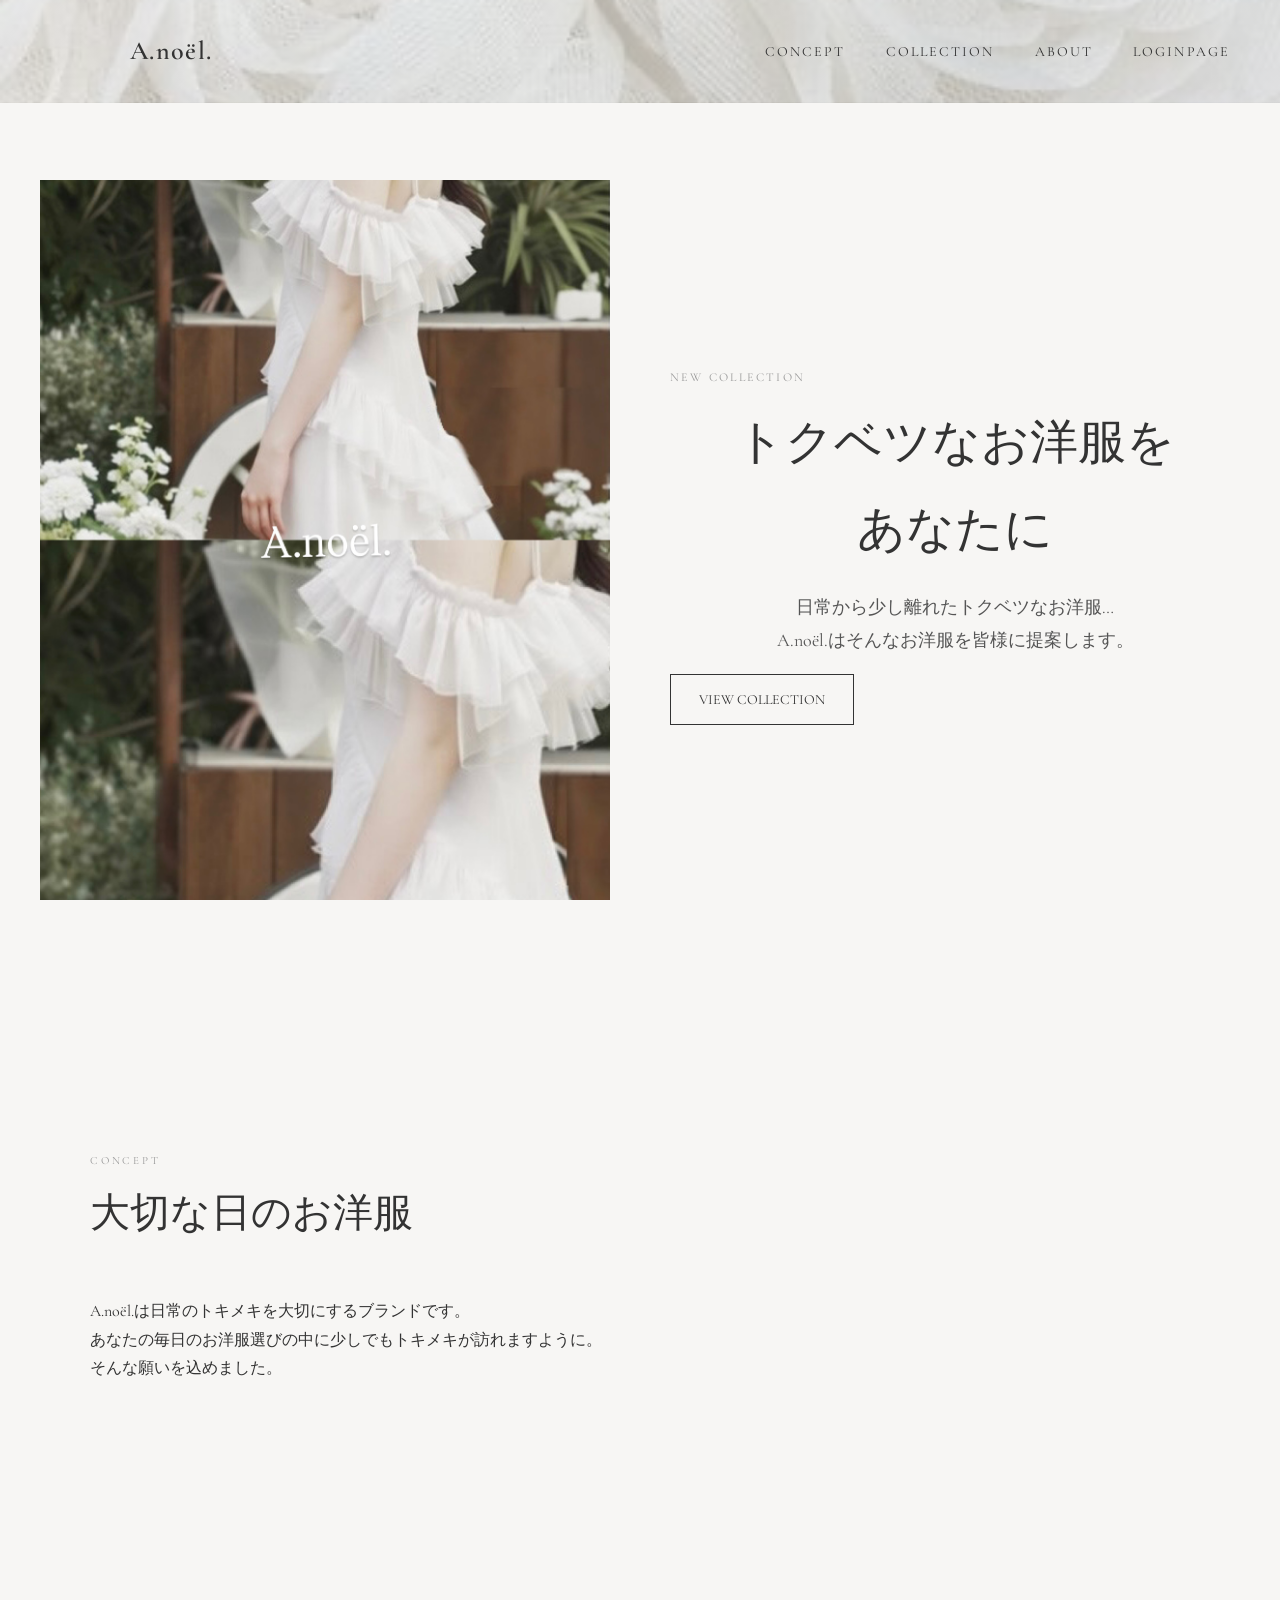
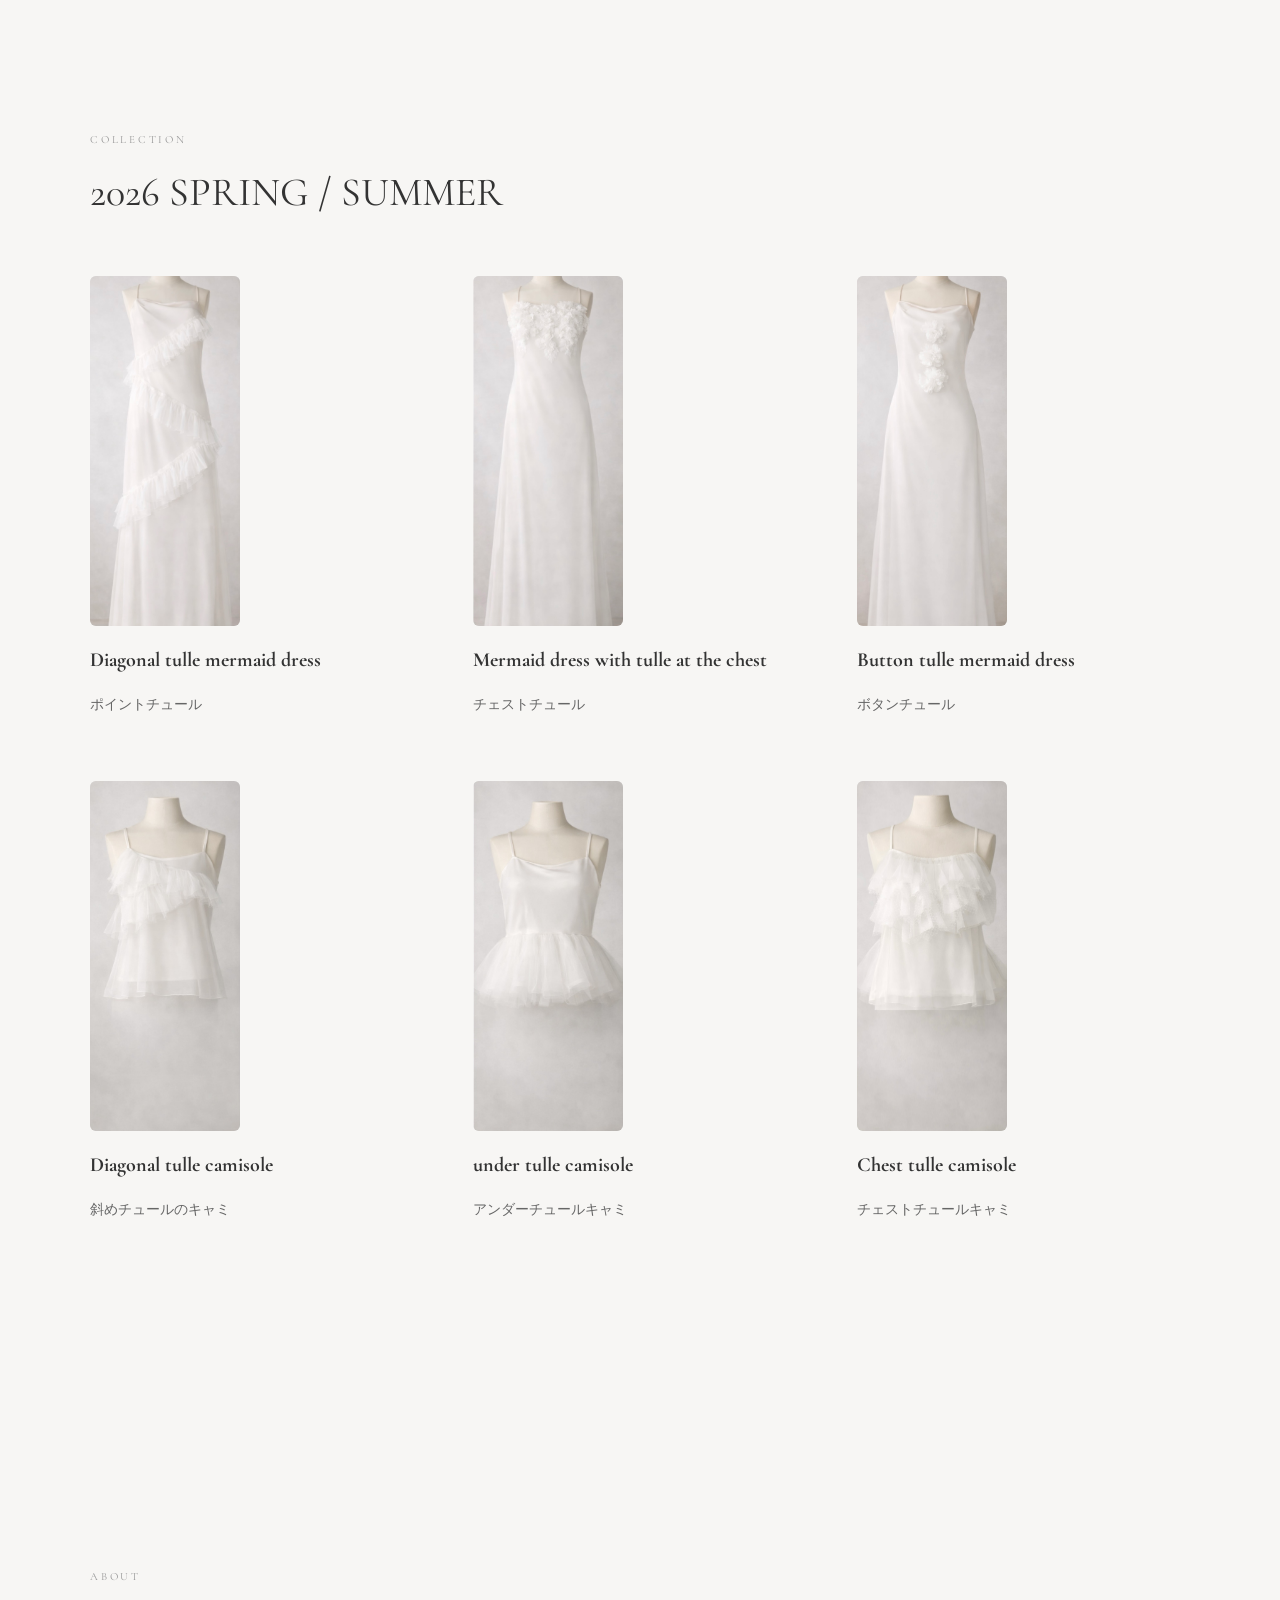
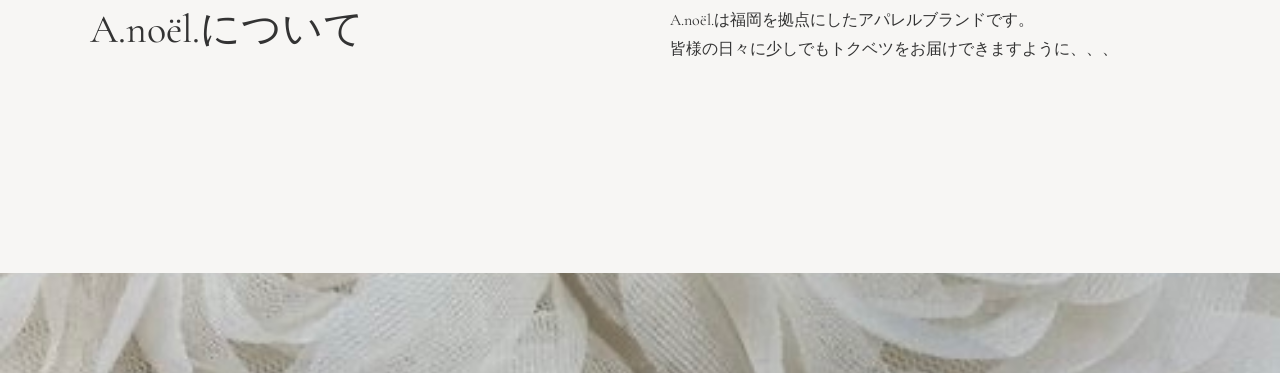
<file: index.html>
<!DOCTYPE html>
<html lang="ja">
<head>
<meta charset="UTF-8">
<meta name="viewport" content="width=device-width, initial-scale=1.0">

<title>A.noël.</title>

<link rel="stylesheet" href="style.css">

<link rel="preconnect" href="https://fonts.googleapis.com">
<link rel="preconnect" href="https://fonts.gstatic.com" crossorigin>
<link href="https://fonts.googleapis.com/css2?family=Cormorant+Garamond:wght@300;400;500;600&display=swap" rel="stylesheet">

</head>
<body>

<header class="site-header">
  <div class="site-header__inner">
    <div class="site-header__logo">
      <a href="#">A.noël.</a>
    </div>

    <nav class="site-header__nav">
      <ul class="site-header__nav-list">
        <li><a href="#concept">CONCEPT</a></li>
        <li><a href="#collection">COLLECTION</a></li>
        <li><a href="#about">ABOUT</a></li>
        <li><a href="http://localhost/fashion/login.php">
    LOGINPAGE
</a></li>
      </ul>
    </nav>
  </div>
</header>

<main>

<!-- =========================
     HERO
========================= -->
<section class="hero">
  <div class="hero__inner">

    <div class="hero__visual">
      <img src="images/hero.jpg" alt="A.noël. Hero Image" class="hero__image">
    </div>

    <div class="hero__content">
      <p class="hero__label">NEW COLLECTION</p>

      <h1 class="hero__title">
        トクベツなお洋服を<br>
        あなたに
      </h1>

      <p class="hero__text">
        日常から少し離れたトクベツなお洋服…<br>
        A.noël.はそんなお洋服を皆様に提案します。
      </p>

      <a href="#collection" class="hero__button">
        VIEW COLLECTION
      </a>
    </div>

  </div>
</section>


<!-- =========================
     CONCEPT
========================= -->
<section class="section" id="concept">
  <div class="section__inner">

    <header class="section__header">
      <p class="section__label">CONCEPT</p>
      <h2 class="section__title">大切な日のお洋服</h2>
    </header>

    <p>
      A.noël.は日常のトキメキを大切にするブランドです。<br>
      あなたの毎日のお洋服選びの中に少しでもトキメキが訪れますように。<br>
      そんな願いを込めました。
    </p>

  </div>
</section>


<!-- =========================
     COLLECTION
========================= -->
<section class="section" id="collection">
  <div class="section__inner">

    <header class="section__header">
      <p class="section__label">COLLECTION</p>
      <h2 class="section__title">2026 SPRING / SUMMER</h2>
    </header>

    <div class="collection-grid">

      <!-- 1：dress.jpg ⇄ 1.jpg -->
      <div class="collection-item">
        <div class="collection-item__image">
          <a href="products/1/index.html">
            <img id="img1" src="images/dress.jpg" alt="Dress 1">
          </a>
        </div>
        <h3 class="collection-item__name">Diagonal tulle mermaid dress</h3>
        <p class="collection-item__desc">ポイントチュール</p>
      </div>

      <!-- 2：dress2.jpg ⇄ 2.jpg -->
      <div class="collection-item">
        <div class="collection-item__image">
          <a href="products/2/index.html">
            <img id="img2" src="images/dress2.jpg" alt="Dress 2">
          </a>
        </div>
        <h3 class="collection-item__name">Mermaid dress with tulle at the chest</h3>
        <p class="collection-item__desc">チェストチュール</p>
      </div>

      <!-- 3：dress3.jpg ⇄ 3.jpg -->
      <div class="collection-item">
        <div class="collection-item__image">
          <a href="products/3/index.html">
            <img id="img3" src="images/dress3.jpg" alt="Dress 3">
          </a>
        </div>
        <h3 class="collection-item__name">Button tulle mermaid dress</h3>
        <p class="collection-item__desc">ボタンチュール</p>
      </div>

      <!-- 4 -->
      <div class="collection-item">
        <div class="collection-item__image">
          <a href="products/4/index.html">
            <img src="images/dress4.jpg" alt="Item 4">
          </a>
        </div>
        <h3 class="collection-item__name">Diagonal tulle camisole</h3>
        <p class="collection-item__desc">斜めチュールのキャミ</p>
      </div>

      <!-- 5 -->
      <div class="collection-item">
        <div class="collection-item__image">
          <a href="products/5/index.html">
            <img src="images/dress5.jpg" alt="Item 5">
          </a>
        </div>
        <h3 class="collection-item__name">under tulle camisole</h3>
        <p class="collection-item__desc">アンダーチュールキャミ</p>
      </div>

      <!-- 6 -->
      <div class="collection-item">
        <div class="collection-item__image">
          <a href="products/6/index.html">
            <img src="images/dress6.jpg" alt="Item 6">
          </a>
        </div>
        <h3 class="collection-item__name">Chest tulle camisole</h3>
        <p class="collection-item__desc">チェストチュールキャミ

        </p>
      </div>

    </div>
  </div>
</section>


<!-- =========================
     ABOUT
========================= -->
<section class="section" id="about">
  <div class="section__inner">

    <header class="section__header">
      <p class="section__label">ABOUT</p>
      <h2 class="section__title">A.noël.について</h2>
    </header>

    <p>
      A.noël.は福岡を拠点にしたアパレルブランドです。<br>
      皆様の日々に少しでもトクベツをお届けできますように、、、
    </p>

  </div>
</section>

<section class="footer-visual"></section>

</main>

<!-- =========================
     ★ 1〜3枚目がペアごとに同時切り替え ★
========================= -->
<script>
  const pairs = [
    {
      el: document.getElementById("img1"),
      imgs: ["images/dress.jpg", "images/1.jpg"]
    },
    {
      el: document.getElementById("img2"),
      imgs: ["images/dress2.jpg", "images/2.jpg"]
    },
    {
      el: document.getElementById("img3"),
      imgs: ["images/dress3.jpg", "images/3.jpg"]
    }
  ];

const pairs = [
  {
    el: document.getElementById("img1"),
    imgs: ["images/dress.jpg", "images/1.jpg"]
  },
  {
    el: document.getElementById("img2"),
    imgs: ["images/dress2.jpg", "images/2.jpg"]
  },
  {
    el: document.getElementById("img3"),
    imgs: ["images/dress3.jpg", "images/3.jpg"]
  }
];

/* PCのみ切り替え */
if (window.innerWidth > 768) {

  let index = 0;

  setInterval(() => {
    index = (index + 1) % 2;

    pairs.forEach(pair => {
      pair.el.src = pair.imgs[index];
    });

  }, 3000);

}
</script>

</body>
</html>
</file>
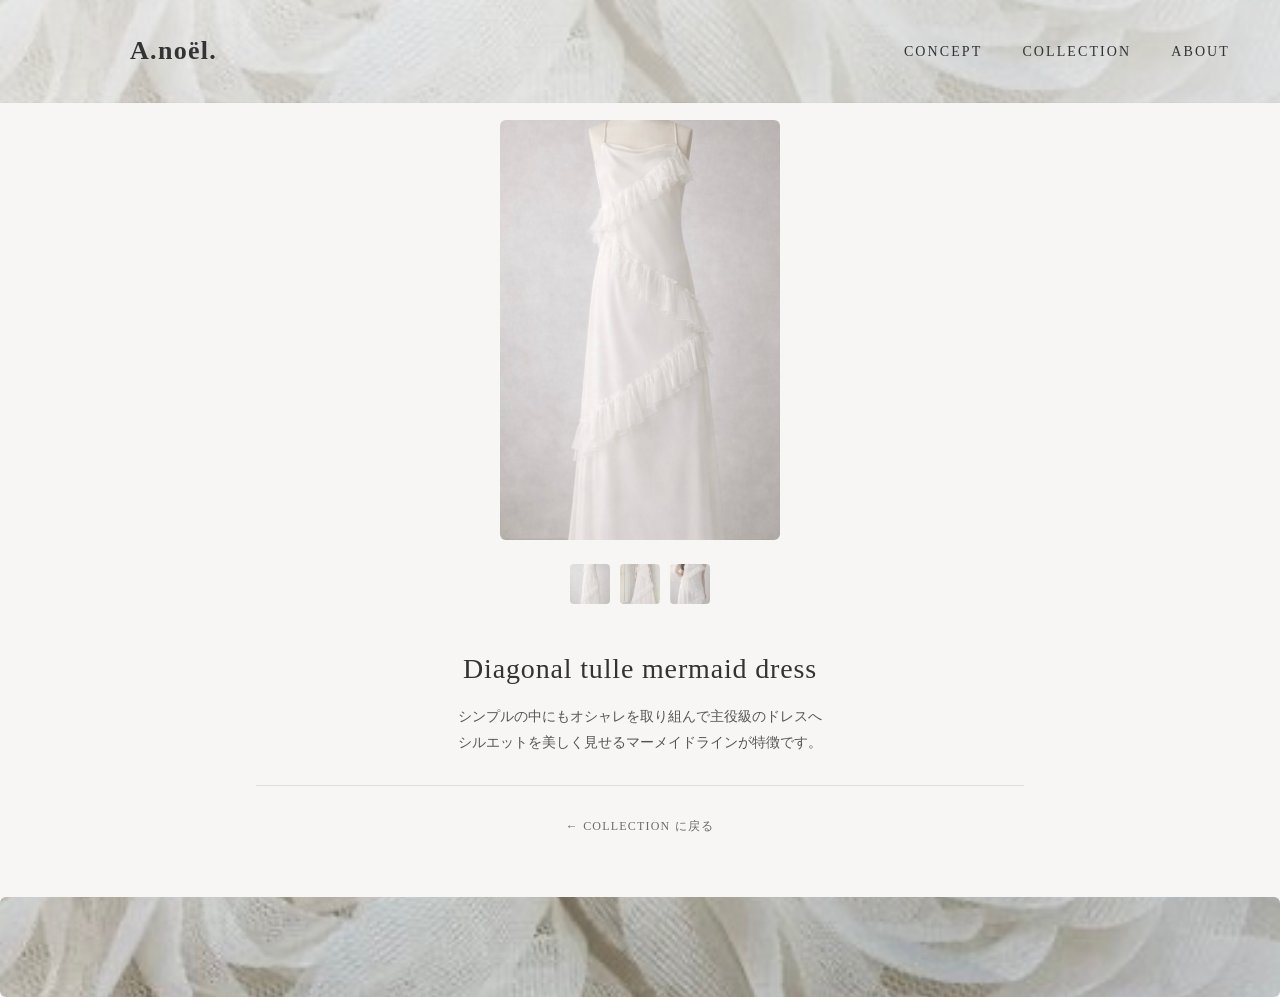
<file: products/1/index.html>
<!DOCTYPE html>
<html lang="ja">
<head>
<meta charset="UTF-8">
<meta name="viewport" content="width=device-width, initial-scale=1.0">
<title>Diagonal tulle mermaid dress - A.noël.</title>
<link rel="stylesheet" href="../../style.css">
</head>

<body>

<!-- サイト共通ヘッダー -->
<header class="site-header">
  <div class="site-header__inner">
    <div class="site-header__logo">
      <a href="../../index.html">A.noël.</a>
    </div>
    <nav class="site-header__nav">
      <ul class="site-header__nav-list">
        <li><a href="../../index.html#concept">CONCEPT</a></li>
        <li><a href="../../index.html#collection">COLLECTION</a></li>
        <li><a href="../../index.html#about">ABOUT</a></li>
      </ul>
    </nav>
  </div>
</header>

<section class="product-detail">

  <!-- メイン写真（スワイプ対応） -->
  <div class="product-main" id="sliderArea">
    <img id="mainImage" src="../../images/a.jpg" alt="">

    <!-- スライド用の画像リスト（非表示） -->
    <div id="slideImages" style="display:none;">
      <img src="../../images/a.jpg">
      <img src="../../images/1.jpg">
      <img src="../../images/1-1.jpg">
    </div>
  </div>

  <!-- サムネイル -->
  <div class="product-thumbs">
    <img src="../../images/a.jpg" alt="" onclick="changeImage(0)">
    <img src="../../images/1.jpg" alt="" onclick="changeImage(1)">
    <img src="../../images/1-1.jpg" alt="" onclick="changeImage(2)">
  </div>

  <!-- 商品名 -->
  <h1 class="product-detail__name">Diagonal tulle mermaid dress</h1>

  <!-- 説明文 -->
  <p class="product-detail__desc">
    シンプルの中にもオシャレを取り組んで主役級のドレスへ<br>
    シルエットを美しく見せるマーメイドラインが特徴です。
  </p>

  <div class="product-detail__line"></div>

  <a href="../../index.html" class="back-button">← COLLECTION に戻る</a>

  <!-- 下のチュール背景 -->
  <div class="product-detail__footer-visual"></div>

</section>

<script>
let currentIndex = 0;
const mainImage = document.getElementById("mainImage");
const slideImages = document.querySelectorAll("#slideImages img");

// サムネイルクリック
function changeImage(index){
  currentIndex = index;
  updateImage();
}

// スワイプ処理
let startX = 0;
const slider = document.getElementById("sliderArea");

slider.addEventListener("touchstart", (e) => {
  startX = e.touches[0].clientX;
});

slider.addEventListener("touchend", (e) => {
  let endX = e.changedTouches[0].clientX;
  let diff = endX - startX;

  if(diff > 50){
    // 右スワイプ → 前の画像
    prevImage();
  } else if(diff < -50){
    // 左スワイプ → 次の画像
    nextImage();
  }
});

// 次へ
function nextImage(){
  currentIndex = (currentIndex + 1) % slideImages.length;
  updateImage();
}

// 前へ
function prevImage(){
  currentIndex = (currentIndex - 1 + slideImages.length) % slideImages.length;
  updateImage();
}

// 画像更新＋フェード
function updateImage(){
  mainImage.src = slideImages[currentIndex].src;
  mainImage.classList.add("fade");
  setTimeout(() => mainImage.classList.remove("fade"), 600);
}
</script>

</body>
</html>
</file>
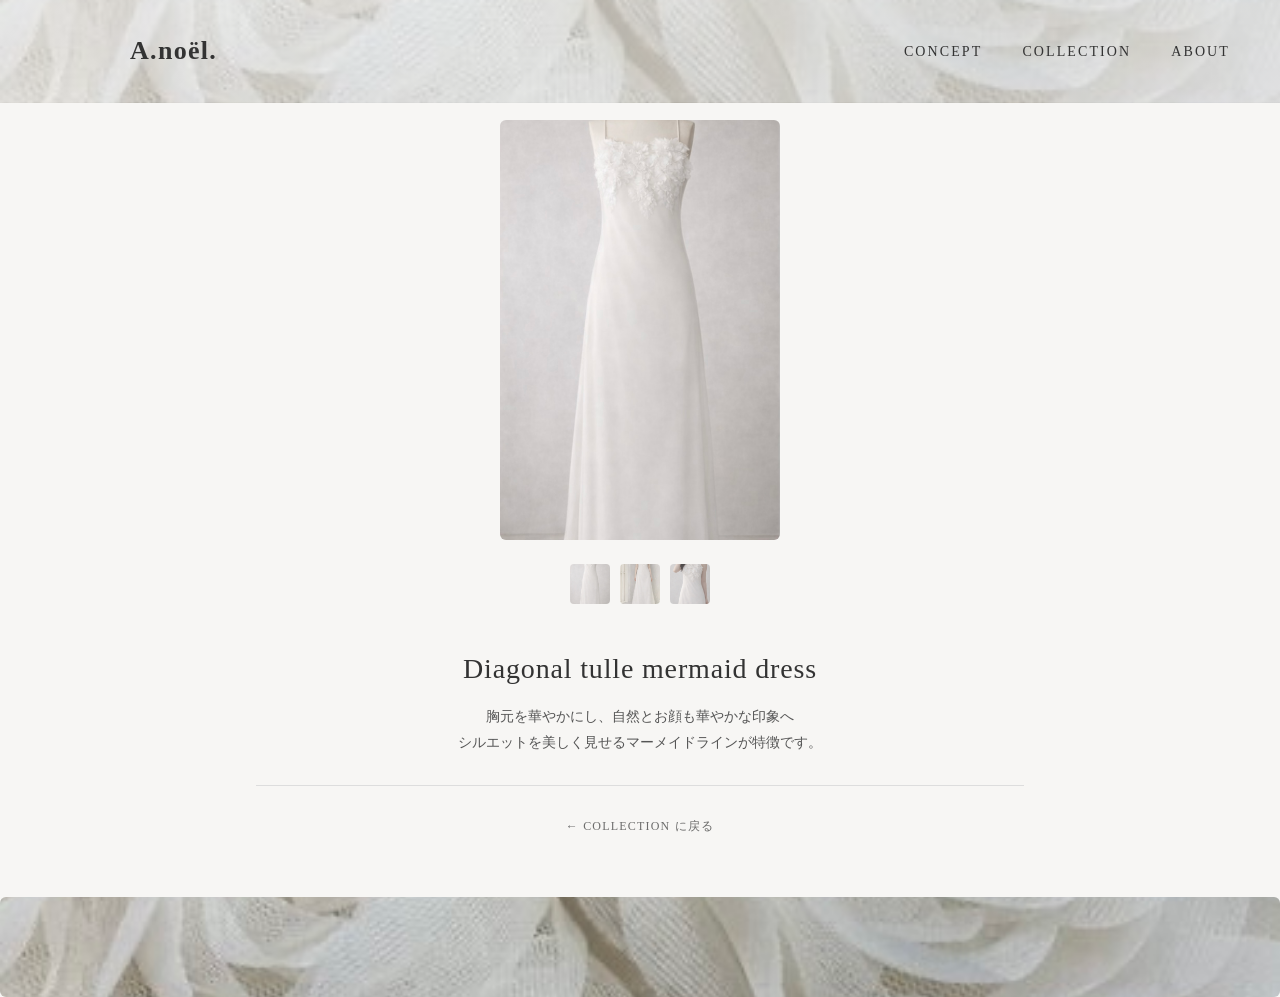
<file: products/2/index.html>
<!DOCTYPE html>
<html lang="ja">
<head>
<meta charset="UTF-8">
<meta name="viewport" content="width=device-width, initial-scale=1.0">
<title>Diagonal tulle mermaid dress - A.noël.</title>
<link rel="stylesheet" href="../../style.css">
</head>

<body>

<!-- サイト共通ヘッダー -->
<header class="site-header">
  <div class="site-header__inner">
    <div class="site-header__logo">
      <a href="../../index.html">A.noël.</a>
    </div>
    <nav class="site-header__nav">
      <ul class="site-header__nav-list">
        <li><a href="../../index.html#concept">CONCEPT</a></li>
        <li><a href="../../index.html#collection">COLLECTION</a></li>
        <li><a href="../../index.html#about">ABOUT</a></li>
      </ul>
    </nav>
  </div>
</header>

<section class="product-detail">

  <!-- メイン写真（スワイプ対応） -->
  <div class="product-main" id="sliderArea">
    <img id="mainImage" src="../../images/b.jpg" alt="">

    <!-- スライド用の画像リスト（非表示） -->
    <div id="slideImages" style="display:none;">
      <img src="../../images/b.jpg">
      <img src="../../images/2.jpg">
      <img src="../../images/2-2.jpg">
    </div>
  </div>

  <!-- サムネイル -->
  <div class="product-thumbs">
    <img src="../../images/b.jpg" alt="" onclick="changeImage(0)">
    <img src="../../images/2.jpg" alt="" onclick="changeImage(1)">
    <img src="../../images/2-2.jpg" alt="" onclick="changeImage(2)">
  </div>

  <!-- 商品名 -->
  <h1 class="product-detail__name">Diagonal tulle mermaid dress</h1>

  <!-- 説明文 -->
  <p class="product-detail__desc">
    胸元を華やかにし、自然とお顔も華やかな印象へ<br>  
    シルエットを美しく見せるマーメイドラインが特徴です。
  </p>

  <div class="product-detail__line"></div>

  <a href="../../index.html" class="back-button">← COLLECTION に戻る</a>

  <!-- 下のチュール背景 -->
  <div class="product-detail__footer-visual"></div>

</section>

<script>
let currentIndex = 0;
const mainImage = document.getElementById("mainImage");
const slideImages = document.querySelectorAll("#slideImages img");

// サムネイルクリック
function changeImage(index){
  currentIndex = index;
  updateImage();
}

// スワイプ処理
let startX = 0;
const slider = document.getElementById("sliderArea");

slider.addEventListener("touchstart", (e) => {
  startX = e.touches[0].clientX;
});

slider.addEventListener("touchend", (e) => {
  let endX = e.changedTouches[0].clientX;
  let diff = endX - startX;

  if(diff > 50){
    // 右スワイプ → 前の画像
    prevImage();
  } else if(diff < -50){
    // 左スワイプ → 次の画像
    nextImage();
  }
});

// 次へ
function nextImage(){
  currentIndex = (currentIndex + 1) % slideImages.length;
  updateImage();
}

// 前へ
function prevImage(){
  currentIndex = (currentIndex - 1 + slideImages.length) % slideImages.length;
  updateImage();
}

// 画像更新＋フェード
function updateImage(){
  mainImage.src = slideImages[currentIndex].src;
  mainImage.classList.add("fade");
  setTimeout(() => mainImage.classList.remove("fade"), 600);
}
</script>

</body>
</html>
</file>
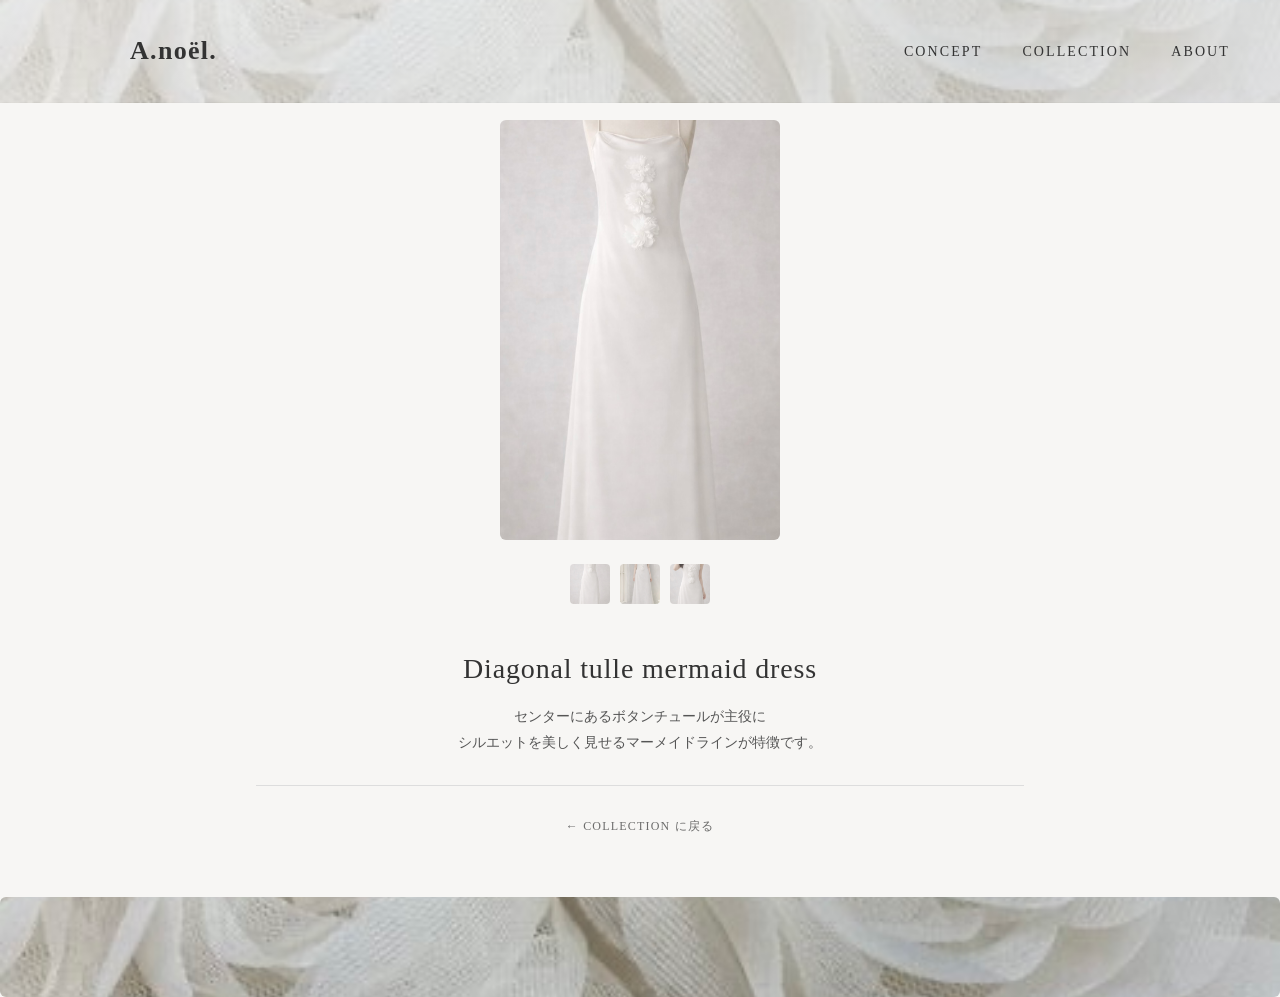
<file: products/3/index.html>
<!DOCTYPE html>
<html lang="ja">
<head>
<meta charset="UTF-8">
<meta name="viewport" content="width=device-width, initial-scale=1.0">
<title>Diagonal tulle mermaid dress - A.noël.</title>
<link rel="stylesheet" href="../../style.css">
</head>

<body>

<!-- サイト共通ヘッダー -->
<header class="site-header">
  <div class="site-header__inner">
    <div class="site-header__logo">
      <a href="../../index.html">A.noël.</a>
    </div>
    <nav class="site-header__nav">
      <ul class="site-header__nav-list">
        <li><a href="../../index.html#concept">CONCEPT</a></li>
        <li><a href="../../index.html#collection">COLLECTION</a></li>
        <li><a href="../../index.html#about">ABOUT</a></li>
      </ul>
    </nav>
  </div>
</header>

<section class="product-detail">

  <!-- メイン写真（スワイプ対応） -->
  <div class="product-main" id="sliderArea">
    <img id="mainImage" src="../../images/c.jpg" alt="">

    <!-- スライド用の画像リスト（非表示） -->
    <div id="slideImages" style="display:none;">
      <img src="../../images/c.jpg">
      <img src="../../images/3.jpg">
      <img src="../../images/3-3.jpg">
    </div>
  </div>

  <!-- サムネイル -->
  <div class="product-thumbs">
    <img src="../../images/c.jpg" alt="" onclick="changeImage(0)">
    <img src="../../images/3.jpg" alt="" onclick="changeImage(1)">
    <img src="../../images/3-3.jpg" alt="" onclick="changeImage(2)">
  </div>

  <!-- 商品名 -->
  <h1 class="product-detail__name">Diagonal tulle mermaid dress</h1>

  <!-- 説明文 -->
  <p class="product-detail__desc">
    センターにあるボタンチュールが主役に<br>   
    シルエットを美しく見せるマーメイドラインが特徴です。
  </p>

  <div class="product-detail__line"></div>

  <a href="../../index.html" class="back-button">← COLLECTION に戻る</a>

  <!-- 下のチュール背景 -->
  <div class="product-detail__footer-visual"></div>

</section>

<script>
let currentIndex = 0;
const mainImage = document.getElementById("mainImage");
const slideImages = document.querySelectorAll("#slideImages img");

// サムネイルクリック
function changeImage(index){
  currentIndex = index;
  updateImage();
}

// スワイプ処理
let startX = 0;
const slider = document.getElementById("sliderArea");

slider.addEventListener("touchstart", (e) => {
  startX = e.touches[0].clientX;
});

slider.addEventListener("touchend", (e) => {
  let endX = e.changedTouches[0].clientX;
  let diff = endX - startX;

  if(diff > 50){
    // 右スワイプ → 前の画像
    prevImage();
  } else if(diff < -50){
    // 左スワイプ → 次の画像
    nextImage();
  }
});

// 次へ
function nextImage(){
  currentIndex = (currentIndex + 1) % slideImages.length;
  updateImage();
}

// 前へ
function prevImage(){
  currentIndex = (currentIndex - 1 + slideImages.length) % slideImages.length;
  updateImage();
}

// 画像更新＋フェード
function updateImage(){
  mainImage.src = slideImages[currentIndex].src;
  mainImage.classList.add("fade");
  setTimeout(() => mainImage.classList.remove("fade"), 600);
}
</script>

</body>
</html>
</file>
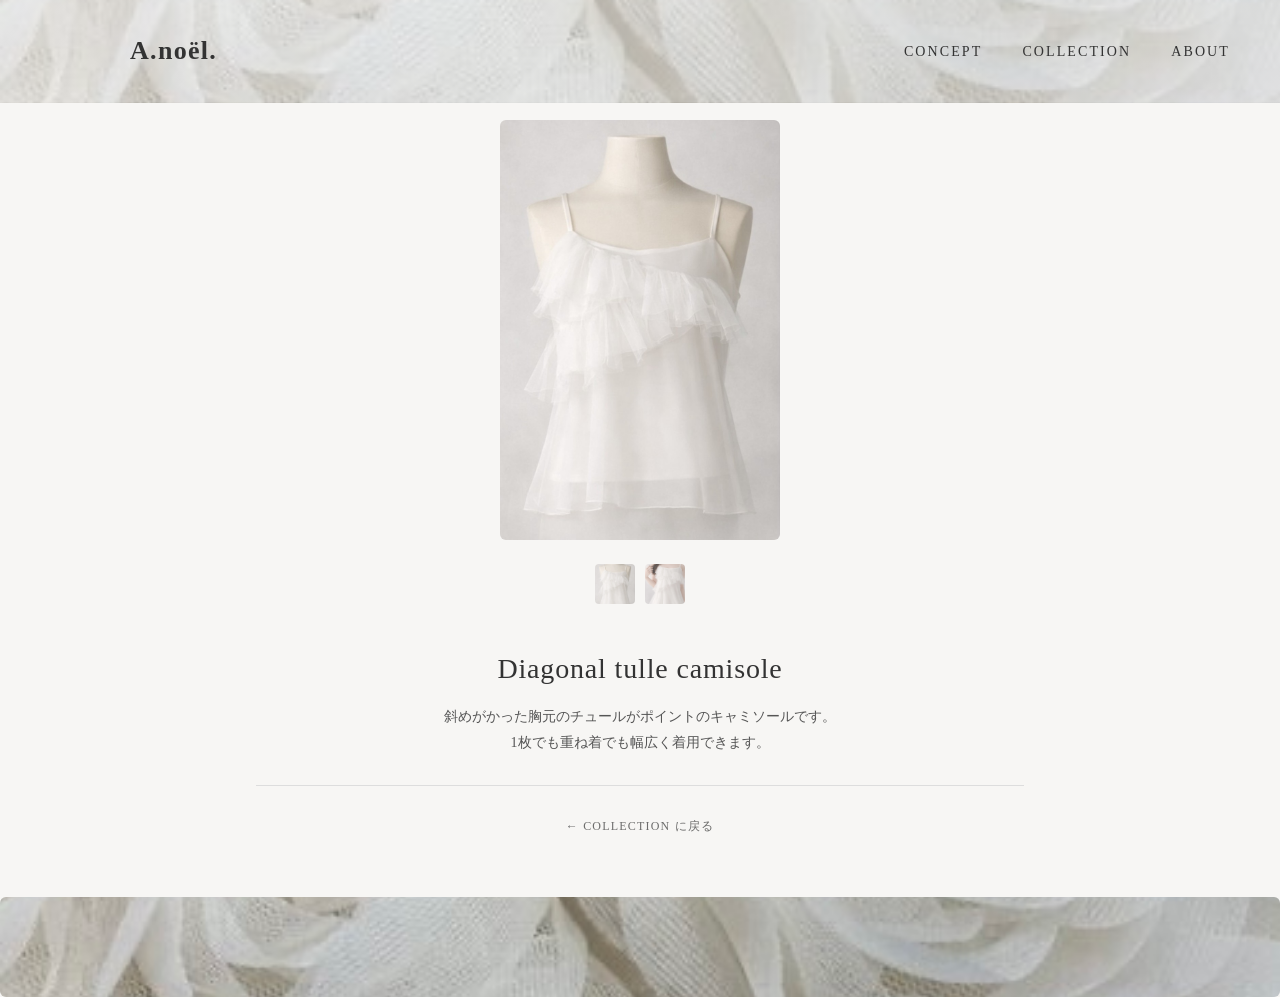
<file: products/4/index.html>
<!DOCTYPE html>
<html lang="ja">
<head>
<meta charset="UTF-8">
<meta name="viewport" content="width=device-width, initial-scale=1.0">
<title>Diagonal tulle mermaid dress - A.noël.</title>
<link rel="stylesheet" href="../../style.css">
</head>

<body>

<!-- サイト共通ヘッダー -->
<header class="site-header">
  <div class="site-header__inner">
    <div class="site-header__logo">
      <a href="../../index.html">A.noël.</a>
    </div>
    <nav class="site-header__nav">
      <ul class="site-header__nav-list">
        <li><a href="../../index.html#concept">CONCEPT</a></li>
        <li><a href="../../index.html#collection">COLLECTION</a></li>
        <li><a href="../../index.html#about">ABOUT</a></li>
      </ul>
    </nav>
  </div>
</header>

<section class="product-detail">

  <!-- メイン写真（スワイプ対応） -->
  <div class="product-main" id="sliderArea">
    <img id="mainImage" src="../../images/dress4-1.jpg" alt="">

    <!-- スライド用の画像リスト（非表示） -->
    <div id="slideImages" style="display:none;">
      <img src="../../images/dress4-1.jpg">
      <img src="../../images/dress4-2.jpg">
    </div>
  </div>

  <!-- サムネイル -->
  <div class="product-thumbs">
    <img src="../../images/dress4-1.jpg" alt="" onclick="changeImage(0)">
    <img src="../../images/dress4-2.jpg" alt="" onclick="changeImage(1)">
   
  </div>

  <!-- 商品名 -->
  <h1 class="product-detail__name">Diagonal tulle camisole</h1>

  <!-- 説明文 -->
  <p class="product-detail__desc">
    斜めがかった胸元のチュールがポイントのキャミソールです。<br>
    1枚でも重ね着でも幅広く着用できます。
  </p>

  <div class="product-detail__line"></div>

  <a href="../../index.html" class="back-button">← COLLECTION に戻る</a>

  <!-- 下のチュール背景 -->
  <div class="product-detail__footer-visual"></div>

</section>

<script>
let currentIndex = 0;
const mainImage = document.getElementById("mainImage");
const slideImages = document.querySelectorAll("#slideImages img");

// サムネイルクリック
function changeImage(index){
  currentIndex = index;
  updateImage();
}

// スワイプ処理
let startX = 0;
const slider = document.getElementById("sliderArea");

slider.addEventListener("touchstart", (e) => {
  startX = e.touches[0].clientX;
});

slider.addEventListener("touchend", (e) => {
  let endX = e.changedTouches[0].clientX;
  let diff = endX - startX;

  if(diff > 50){
    // 右スワイプ → 前の画像
    prevImage();
  } else if(diff < -50){
    // 左スワイプ → 次の画像
    nextImage();
  }
});

// 次へ
function nextImage(){
  currentIndex = (currentIndex + 1) % slideImages.length;
  updateImage();
}

// 前へ
function prevImage(){
  currentIndex = (currentIndex - 1 + slideImages.length) % slideImages.length;
  updateImage();
}

// 画像更新＋フェード
function updateImage(){
  mainImage.src = slideImages[currentIndex].src;
  mainImage.classList.add("fade");
  setTimeout(() => mainImage.classList.remove("fade"), 600);
}
</script>

</body>
</html>
</file>
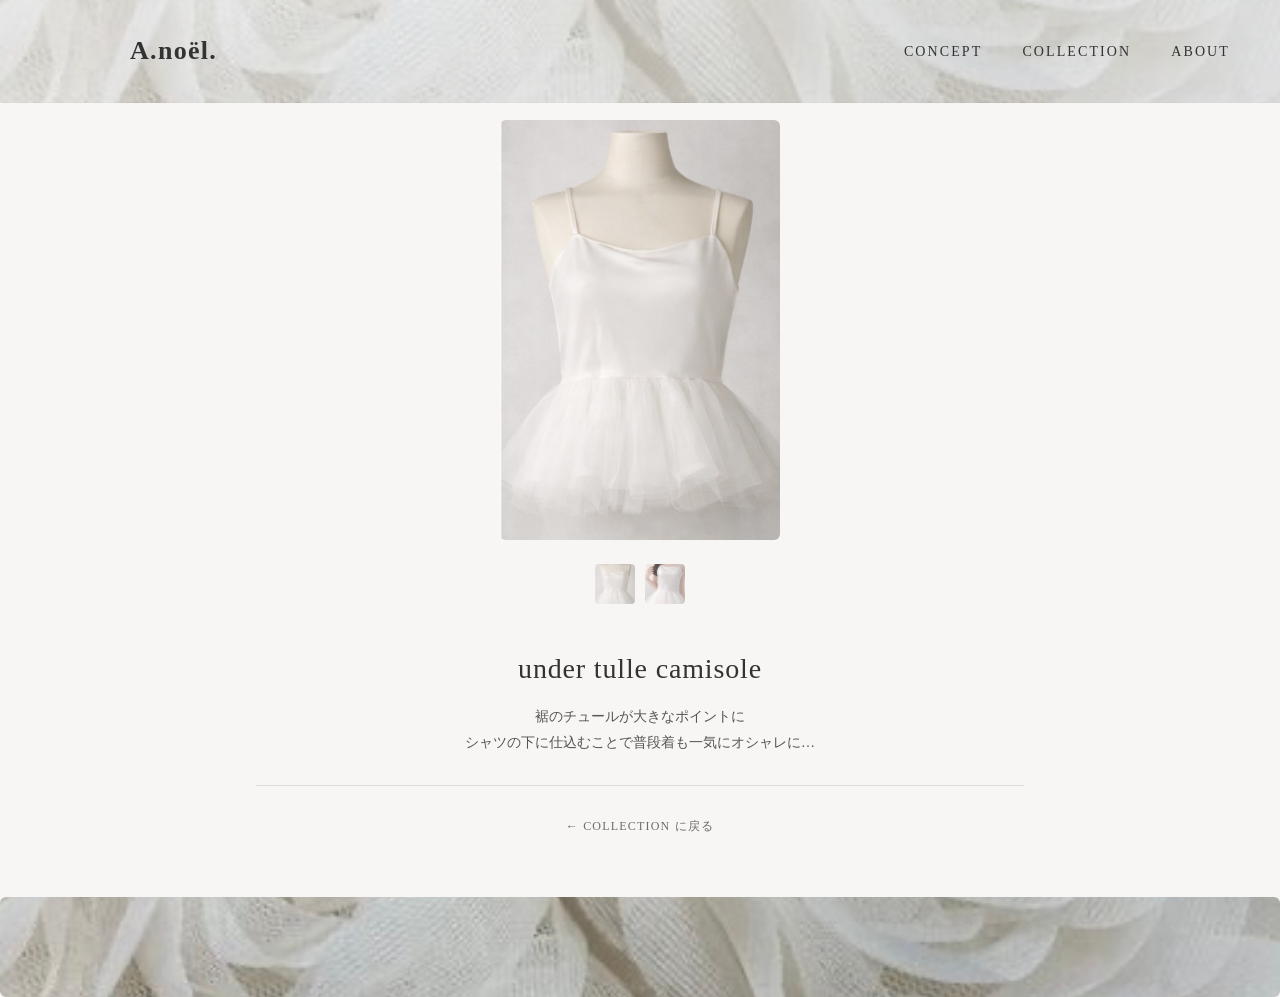
<file: products/5/index.html>
<!DOCTYPE html>
<html lang="ja">
<head>
<meta charset="UTF-8">
<meta name="viewport" content="width=device-width, initial-scale=1.0">
<title>Diagonal tulle mermaid dress - A.noël.</title>
<link rel="stylesheet" href="../../style.css">
</head>

<body>

<!-- サイト共通ヘッダー -->
<header class="site-header">
  <div class="site-header__inner">
    <div class="site-header__logo">
      <a href="../../index.html">A.noël.</a>
    </div>
    <nav class="site-header__nav">
      <ul class="site-header__nav-list">
        <li><a href="../../index.html#concept">CONCEPT</a></li>
        <li><a href="../../index.html#collection">COLLECTION</a></li>
        <li><a href="../../index.html#about">ABOUT</a></li>
      </ul>
    </nav>
  </div>
</header>

<section class="product-detail">

  <!-- メイン写真（スワイプ対応） -->
  <div class="product-main" id="sliderArea">
    <img id="mainImage" src="../../images/dress5-1.jpg" alt="">

    <!-- スライド用の画像リスト（非表示） -->
    <div id="slideImages" style="display:none;">
      <img src="../../images/dress5-1.jpg">
      <img src="../../images/dress5-2.jpg">
    </div>
  </div>

  <!-- サムネイル -->
  <div class="product-thumbs">
    <img src="../../images/dress5-1.jpg" alt="" onclick="changeImage(0)">
    <img src="../../images/dress5-2.jpg" alt="" onclick="changeImage(1)">
   
  </div>

  <!-- 商品名 -->
  <h1 class="product-detail__name">under tulle camisole</h1>

  <!-- 説明文 -->
  <p class="product-detail__desc">
    裾のチュールが大きなポイントに<br>
    シャツの下に仕込むことで普段着も一気にオシャレに…
  </p>

  <div class="product-detail__line"></div>

  <a href="../../index.html" class="back-button">← COLLECTION に戻る</a>

  <!-- 下のチュール背景 -->
  <div class="product-detail__footer-visual"></div>

</section>

<script>
let currentIndex = 0;
const mainImage = document.getElementById("mainImage");
const slideImages = document.querySelectorAll("#slideImages img");

// サムネイルクリック
function changeImage(index){
  currentIndex = index;
  updateImage();
}

// スワイプ処理
let startX = 0;
const slider = document.getElementById("sliderArea");

slider.addEventListener("touchstart", (e) => {
  startX = e.touches[0].clientX;
});

slider.addEventListener("touchend", (e) => {
  let endX = e.changedTouches[0].clientX;
  let diff = endX - startX;

  if(diff > 50){
    // 右スワイプ → 前の画像
    prevImage();
  } else if(diff < -50){
    // 左スワイプ → 次の画像
    nextImage();
  }
});

// 次へ
function nextImage(){
  currentIndex = (currentIndex + 1) % slideImages.length;
  updateImage();
}

// 前へ
function prevImage(){
  currentIndex = (currentIndex - 1 + slideImages.length) % slideImages.length;
  updateImage();
}

// 画像更新＋フェード
function updateImage(){
  mainImage.src = slideImages[currentIndex].src;
  mainImage.classList.add("fade");
  setTimeout(() => mainImage.classList.remove("fade"), 600);
}
</script>

</body>
</html>
</file>
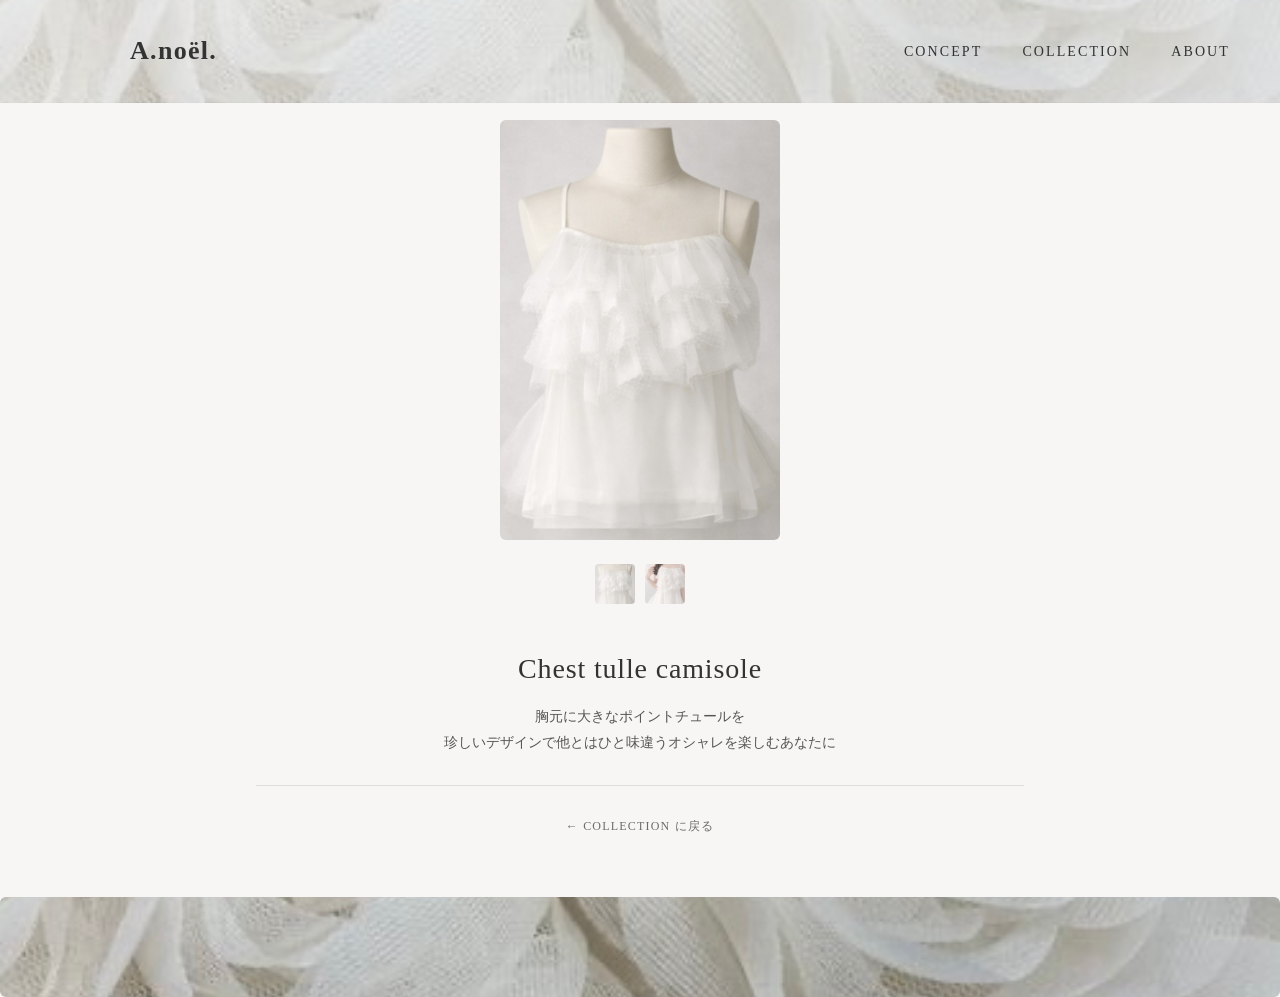
<file: products/6/index.html>
<!DOCTYPE html>
<html lang="ja">
<head>
<meta charset="UTF-8">
<meta name="viewport" content="width=device-width, initial-scale=1.0">
<title>Diagonal tulle mermaid dress - A.noël.</title>
<link rel="stylesheet" href="../../style.css">
</head>

<body>

<!-- サイト共通ヘッダー -->
<header class="site-header">
  <div class="site-header__inner">
    <div class="site-header__logo">
      <a href="../../index.html">A.noël.</a>
    </div>
    <nav class="site-header__nav">
      <ul class="site-header__nav-list">
        <li><a href="../../index.html#concept">CONCEPT</a></li>
        <li><a href="../../index.html#collection">COLLECTION</a></li>
        <li><a href="../../index.html#about">ABOUT</a></li>
      </ul>
    </nav>
  </div>
</header>

<section class="product-detail">

  <!-- メイン写真（スワイプ対応） -->
  <div class="product-main" id="sliderArea">
    <img id="mainImage" src="../../images/dress6-1.jpg" alt="">

    <!-- スライド用の画像リスト（非表示） -->
    <div id="slideImages" style="display:none;">
      <img src="../../images/dress6-1.jpg">
      <img src="../../images/dress6-2.jpg">
    </div>
  </div>

  <!-- サムネイル -->
  <div class="product-thumbs">
    <img src="../../images/dress6-1.jpg" alt="" onclick="changeImage(0)">
    <img src="../../images/dress6-2.jpg" alt="" onclick="changeImage(1)">
   
  </div>

  <!-- 商品名 -->
  <h1 class="product-detail__name">Chest tulle camisole</h1>

  <!-- 説明文 -->
  <p class="product-detail__desc">
    胸元に大きなポイントチュールを<br>  
    珍しいデザインで他とはひと味違うオシャレを楽しむあなたに
  </p>

  <div class="product-detail__line"></div>

  <a href="../../index.html" class="back-button">← COLLECTION に戻る</a>

  <!-- 下のチュール背景 -->
  <div class="product-detail__footer-visual"></div>

</section>

<script>
let currentIndex = 0;
const mainImage = document.getElementById("mainImage");
const slideImages = document.querySelectorAll("#slideImages img");

// サムネイルクリック
function changeImage(index){
  currentIndex = index;
  updateImage();
}

// スワイプ処理
let startX = 0;
const slider = document.getElementById("sliderArea");

slider.addEventListener("touchstart", (e) => {
  startX = e.touches[0].clientX;
});

slider.addEventListener("touchend", (e) => {
  let endX = e.changedTouches[0].clientX;
  let diff = endX - startX;

  if(diff > 50){
    // 右スワイプ → 前の画像
    prevImage();
  } else if(diff < -50){
    // 左スワイプ → 次の画像
    nextImage();
  }
});

// 次へ
function nextImage(){
  currentIndex = (currentIndex + 1) % slideImages.length;
  updateImage();
}

// 前へ
function prevImage(){
  currentIndex = (currentIndex - 1 + slideImages.length) % slideImages.length;
  updateImage();
}

// 画像更新＋フェード
function updateImage(){
  mainImage.src = slideImages[currentIndex].src;
  mainImage.classList.add("fade");
  setTimeout(() => mainImage.classList.remove("fade"), 600);
}
</script>

</body>
</html>
</file>
<file: style.css>
/* =========================
   基本設定（北欧ミニマル）
========================= */

body{
  margin:0;
  padding:0;
  font-family:"Cormorant Garamond", serif;
  background:#f7f6f4;
  color:#333;
  line-height:1.8;
}

img{
  max-width:100%;
  display:block;
}

a{
  color:inherit;
  text-decoration:none;
}


/* =========================
   HEADER（固定）
========================= */

.site-header{
  position:fixed;
  top:0;
  left:0;
  width:100%;
  padding:20px 24px;
  z-index:100;

  background-image:
    linear-gradient(rgba(255,255,255,0.5), rgba(255,255,255,0.5)),
    url("images/header-bg.jpg");

  background-size:cover;
  background-position:center;
  background-repeat:no-repeat;

  background-color:rgba(255,255,255,0.4);
  backdrop-filter:blur(8px);
}

.site-header__inner{
  max-width:1100px;
  margin:0 auto;
  padding:0 20px;
  display:flex;
  justify-content:space-between;
  align-items:center;
}

.site-header__logo a{
  font-size:22px;
  font-weight:600;
  letter-spacing:.05em;
}

.site-header__nav-list{
  list-style:none;
  display:flex;
  gap:20px;
  margin:0;
  padding:0;
}

.site-header__nav-list a{
  font-size:12px;
  letter-spacing:.1em;
}

.site-header__nav-list a:hover{
  opacity:.6;
}


/* =========================
   HERO（大きな写真）
========================= */

.hero{
  padding:180px 24px 80px; 
}

.hero__inner{
  max-width:900px;
  margin:0 auto;
  display:flex;
  flex-direction:column;
  gap:40px;
  align-items:center;
}

.hero__visual{
  width:100%;
  height:70vh;
  overflow:hidden;
}

.hero__image{
  width:100%;
  height:100%;
  object-fit:cover;
}

.hero__label{
  font-size:12px;
  letter-spacing:.2em;
  color:#999;
}

.hero__title{
  font-size:28px;
  font-weight:400;
  margin:8px 0 15px;
  text-align:center;
}

.hero__text{
  text-align:center;
  font-size:14px;
  color:#555;
}

.hero__button{
  display:inline-block;
  padding:12px 28px;
  border:1px solid #333;
  font-size:14px;
  transition:.3s;
}

.hero__button:hover{
  background:#333;
  color:#fff;
}


/* =========================
   SECTION 共通
========================= */

.section{
  padding:120px 24px;
}

.section__inner{
  max-width:1100px;
  margin:0 auto;
  padding:0 24px;
}

.section__header{
  margin-bottom:48px;
}

.section__label{
  font-size:11px;
  letter-spacing:.25em;
  color:#999;
  margin-bottom:6px;
}

.section__title{
  font-size:32px;
  font-weight:400;
  margin:0;
}


/* =========================
   COLLECTION（3カラム）
========================= */

.collection-grid{
  display:grid;
  grid-template-columns:repeat(3,1fr);
  gap:40px;
}

.collection-item__image{
  height:400px;
  background:#e8e8e8;
  border-radius:6px;
  overflow:hidden;
}

.collection-item__image img{
  width:100%;
  height:100%;
  object-fit:cover;
}

.collection-item__name{
  margin:16px 0 6px;
  font-size:18px;
}

.collection-item__desc{
  font-size:14px;
  color:#666;
}


/* =========================
   ABOUT
========================= */

.section__body--two-column{
  display:grid;
  grid-template-columns:1fr 1fr;
  gap:30px;
}

.brand-info__row{
  display:flex;
  margin-bottom:10px;
}

.brand-info__label{
  width:100px;
  color:#888;
  font-size:14px;
}

.brand-info__value{
  font-size:14px;
}


/* =========================
   FOOTER VISUAL
========================= */

.footer-visual{
  width:100%;
  height:100px;
  background-image:url("images/header-bg.jpg");
  background-size:cover;
  background-position:center;
  background-repeat:no-repeat;
}


/* =========================
   PRODUCT DETAIL（商品詳細）
========================= */

.product-detail{
  padding-top:120px;
}

.product-detail__footer-visual{
  width:100%;
  height:100px;
  background-image:url("images/header-bg.jpg");
  background-size:cover;
  background-position:center;
  background-repeat:no-repeat;
  margin-top:60px;
  border-radius:6px;
}

.product-main img{
  width:100%;
  max-width:280px;
  aspect-ratio:2/3;
  object-fit:cover;
  margin:0 auto 24px;
  display:block;
  border-radius:6px;
}

.product-thumbs{
  display:flex;
  gap:10px;
  justify-content:center;
  margin-bottom:40px;
}

.product-thumbs img{
  width:40px;
  height:40px;
  object-fit:cover;
  border-radius:4px;
  cursor:pointer;
  opacity:.8;
  transition:.2s;
}

.product-thumbs img:hover{
  opacity:1;
}

.product-detail__name{
  font-size:28px;
  font-weight:400;
  text-align:center;
  margin:20px 0 10px;
  letter-spacing:.03em;
}

.product-detail__desc{
  font-size:14px;
  line-height:1.8;
  color:#555;
  text-align:center;
  max-width:600px;
  margin:0 auto 30px;
}

.product-detail__line{
  width:60%;
  height:1px;
  background:#ddd;
  margin:30px auto;
}

.back-button{
  display:block;
  text-align:center;
  font-size:12px;
  letter-spacing:.1em;
  margin-top:20px;
  opacity:.7;
  transition:.2s;
}

.back-button:hover{
  opacity:1;
}


/* =========================
   フェードアニメーション
========================= */

.fade {
  animation: fadeEffect .6s ease-in-out;
}

@keyframes fadeEffect {
  from { opacity: 0; }
  to { opacity: 1; }
}


/* =========================
   左右の矢印
========================= */

.arrow{
  position:absolute;
  top:50%;
  transform:translateY(-50%);
  font-size:28px;
  color:#999;
  cursor:pointer;
  padding:10px;
  user-select:none;
  transition:.2s;
}

.arrow:hover{
  color:#333;
}

.arrow.left{
  left:-10px;
}

.arrow.right{
  right:-10px;
}

.complete-container{
    text-align: center;
    padding-top: 350px;
    padding-bottom: 350px;
    background:red;
}




/* =========================
   PC最適化（追加）
========================= */

@media (min-width:1024px){

  /* ヘッダーをPC向けに */
  .site-header{
    padding:28px 40px;
  }

  .site-header__logo a{
    font-size:26px;
  }

  .site-header__nav-list{
    gap:40px;
  }

  .site-header__nav-list a{
    font-size:14px;
    letter-spacing:.15em;
  }

  /* HEROを横並び2カラムに */
  .hero__inner{
    max-width:1200px;
    flex-direction:row;
    align-items:center;
    gap:60px;
  }

  .hero__visual{
    flex:1;
    height:80vh;
  }

  .hero__content{
    flex:1;
    text-align:left;
  }

  .hero__title{
    font-size:48px;
  }

  .hero__text{
    font-size:18px;
  }

  /* セクション余白を広げる */
  .section{
    padding:160px 24px;
  }

  .section__title{
    font-size:40px;
  }

  /* COLLECTIONを大きめ3カラムに */
  .collection-grid{
    grid-template-columns:repeat(3,1fr);
    gap:50px;
  }

  .collection-item__image{
    height:350px;
    width: 150px;
  }

  .collection-item__name{
    font-size:20px;
  }

  /* ABOUTを2カラムに */
  #about .section__inner{
    display:grid;
    grid-template-columns:1fr 1fr;
    gap:60px;
    align-items:center;
  }
}


/* =========================
   スマホ対応
========================= */

@media (max-width:768px){

  .site-header{
    padding:12px 16px;
  }

  .section{
    padding:80px 16px;
  }

  .collection-grid{
    grid-template-columns:repeat(3,1fr);
    gap:16px;
  }

  .hero__visual{
    height:50vh;
  }

  .hero__title{
    font-size:22px;
  }

  .section__title{
    font-size:24px;
  }

  .product-detail{
    padding-top:140px;
  }

  .product-detail__name{
    font-size:24px;
  }
}

/* =========================
   スマホ対応
========================= */
@media (max-width:768px){

  /* ヘッダー */
  .site-header{
    padding:12px 5px;
  }

  .site-header__inner{
    flex-direction:column;
    gap:10px;
  }

  .site-header__nav-list{
    gap:12px;
    flex-wrap:wrap;
    justify-content:center;
  }

  .site-header__nav-list a{
    font-size:11px;
  }

  /* HERO */
  .hero{
    padding:140px 20px 60px;
  }

  .hero__inner{
    gap:20px;
  }

  .hero__visual{
    height:45vh;
  }

  .hero__title{
    font-size:24px;
    line-height:1.4;
  }

  .hero__text{
    font-size:12px;
    text-align:center;
  }

  /* CONCEPT・ABOUT */
  .section{
    padding:70px 20px;
  }

  .section__title{
    font-size:24px;
    text-align:center;
  }

  .section p{
    font-size:14px;
    text-align:center;
  }

  /* COLLECTION */
  .collection-grid{
    grid-template-columns:repeat(3,1fr);
    gap:10px;
    .collection-item__image{
    width:50%;
    margin:0 auto;
    height:auto;
  }

  .collection-item__image{
    width:60%;
    height:auto;
  }

  .collection-item__name{
    font-size:10px;
    text-align:center;
  }

  .collection-item__desc{
    font-size:8px;
    text-align:center;
  }

}
</file>
